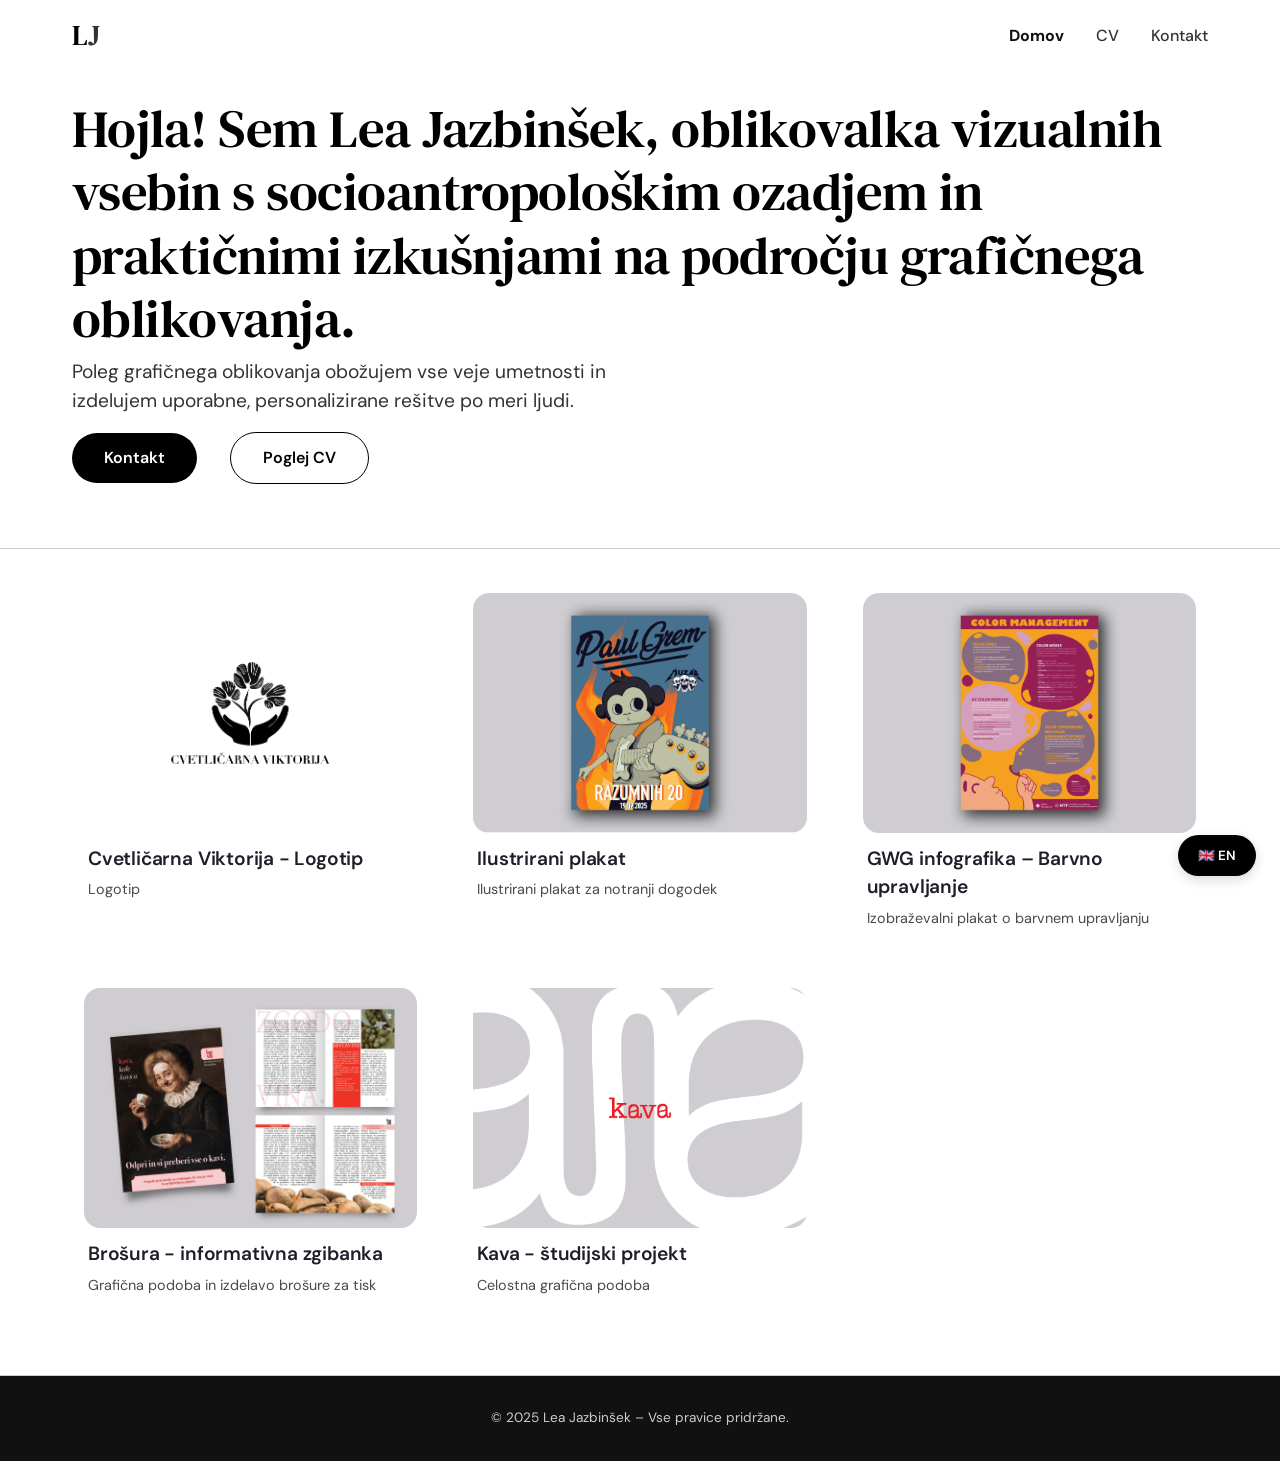
<file: index.html>
<!DOCTYPE html>
<html lang="sl">
<head>
    <meta charset="UTF-8">
    <meta name="viewport" content="width=device-width, initial-scale=1.0">
    <title>Lea Jazbinšek - Domov</title>
    <link rel="stylesheet" href="styles.css">
    <link href="https://fonts.googleapis.com/css2?family=DM+Sans:wght@400;500;600;700&family=DM+Serif+Text&display=swap" rel="stylesheet">
    <link rel="stylesheet" href="https://cdnjs.cloudflare.com/ajax/libs/font-awesome/6.0.0-beta3/css/all.min.css">
</head>
<body>
    <header>
        <div class="nav-container">
        <div class="logo">L<span>J</span></div>
        <button class="sesame" id="sesameBtn" aria-label="menu">
            <img src="menu.svg" alt="Menu" class="menu-icon">
        </button>
            <ul class="sidenav" id="navMenu">
                <li><a href="index.html" data-nav="home">Domov</a></li>
                <li><a href="cv.html" data-nav="cv">CV</a></li>
                <li><a href="contact.html" data-nav="contact">Kontakt</a></li>
            </ul>
        </div>
    </header>

    <main>
        <section class="hero">
            <div class="container hero-content">
                <div class="hero-text">
                <h2 id="heroMain">Hojla! Sem Lea Jazbinšek, oblikovalka vizualnih vsebin s socioantropološkim ozadjem in praktičnimi izkušnjami na področju grafičnega oblikovanja.</h2>
                <p id="heroSub">Poleg grafičnega oblikovanja obožujem vse veje umetnosti in izdelujem uporabne, personalizirane rešitve po meri ljudi.</p>
                <div class="hero-buttons">
                    <a href="contact.html" class="btn" id="heroBtn">Kontakt</a>
                    <a href="cv.html" class="btn btn-outline" id="heroCvBtn">CV</a>
                </div>
                </div>
            </div>
        </section>

        <!-- All projects! -->
        <section class="projects-all">
            <div class="container">
                <div id="allProjectsGrid" class="card-grid"></div>
            </div>
        </section>
    </main>

    <button id="floatingLangBtn" class="floating-lang">🇸🇮 SL</button>

    <footer>
        <p id="footerText">© 2026 Lea Jazbinšek<br>Vse pravice so pridržane</p>
    </footer>

    <script src="projects.js"></script>
    <script src="script.js"></script>
</body>
</html>
</file>
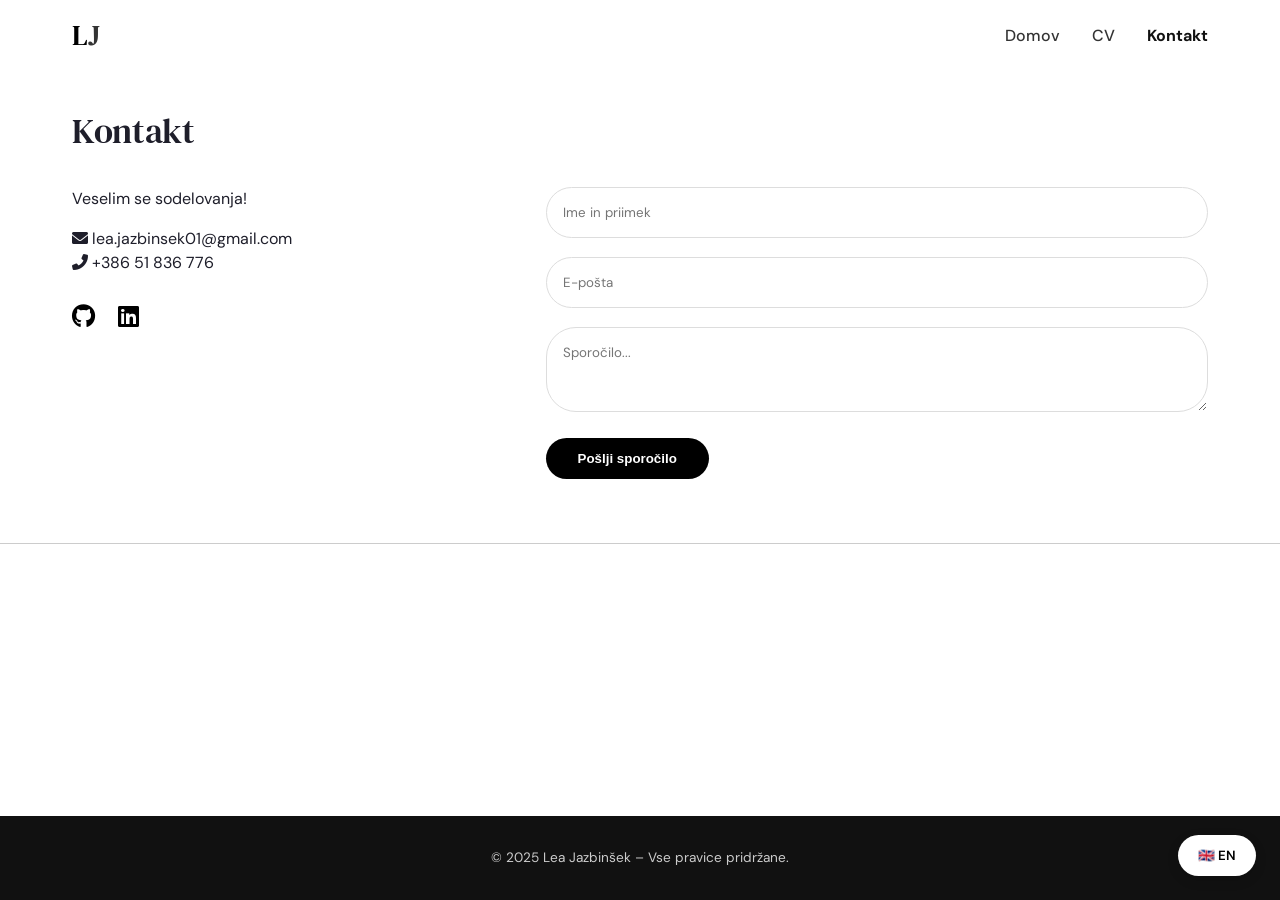
<file: contact.html>
<!DOCTYPE html>
<html lang="sl">

<head>
  <meta charset="UTF-8">
  <meta name="viewport" content="width=device-width, initial-scale=1.0">
  <title>Lea Jazbinšek - Kontakt</title>
  <link rel="stylesheet" href="styles.css">
  <link href="https://fonts.googleapis.com/css2?family=DM+Sans:wght@400;500;600;700&family=DM+Serif+Text&display=swap" rel="stylesheet">
  <link rel="stylesheet" href="https://cdnjs.cloudflare.com/ajax/libs/font-awesome/6.0.0-beta3/css/all.min.css">
</head>

<body>
  <header>
    <div class="nav-container">
      <div class="logo">L<span>J</span></div>
      <button class="sesame" id="sesameBtn" aria-label="menu">
        <img src="menu.svg" alt="Menu" class="menu-icon">
      </button>
        <ul class="sidenav" id="navMenu">
          <li><a href="index.html" data-nav="home">Domov</a></li>
          <li><a href="cv.html" data-nav="cv">CV</a></li>
          <li><a href="contact.html" data-nav="contact">Kontakt</a></li>
      </ul>
    </div>
  </header>

  <main>
    <section id="contact">    
        <div class="container">
            <h2 id="contactTitle">Kontakt</h2>
            <div class="contact-wrapper">
                <div class="contact-info">
                    <p id="contactText" style="margin-bottom: 1rem;">Za sodelovanje me kontaktiraj 💻 </p>
                    <div><i class="fas fa-envelope"></i> <span id="contactEmail">lea.jazbinsek01@gmail.com</span></div>
                    <div><i class="fas fa-phone-alt"></i> <span id="contactPhone">+386 51 836 776</span></div>
                    <div class="social-icons">
                        <a href="https://github.com/LeaJazbinsek" target="_blank" rel="noopener noreferrer"><i class="fab fa-github"></i></a>
                        <a href="https://www.linkedin.com/in/lea-j-85064b138/?trk=opento_sprofile_topcard" target="_blank" rel="noopener noreferrer"><i class="fab fa-linkedin"></i></a>
                    </div>
                </div>
                <div class="contact-form">
                    <form id="contactForm" method="POST">
                      <input type="hidden" name="access_key" value="e310f654-938d-49e5-b8d4-2b4b5e9e6980">
                      
                      <div class="form-group">
                        <input type="text" id="nameInput" name="name" placeholder="Ime in priimek" required>
                      </div>
                      <div class="form-group">
                        <input type="email" id="emailInput" name="email" placeholder="E-pošta" required>
                      </div>
                      <div class="form-group">
                        <textarea id="msgInput" name="message" rows="3" placeholder="Sporočilo..."></textarea>
                      </div>
                      
                      <button type="submit" id="submitBtn">Pošlji sporočilo</button>
                    </form>
                </div>
            </div>
        </div>       
        </section>
  </main>

  <button id="floatingLangBtn" class="floating-lang">🇸🇮 SL</button>

  <footer>
    <p id="footerText">© 2026 Lea Jazbinšek<br>Vse pravice so pridržane</p>
  </footer>

  <script src="script.js"></script>
</body>

</html>
</file>
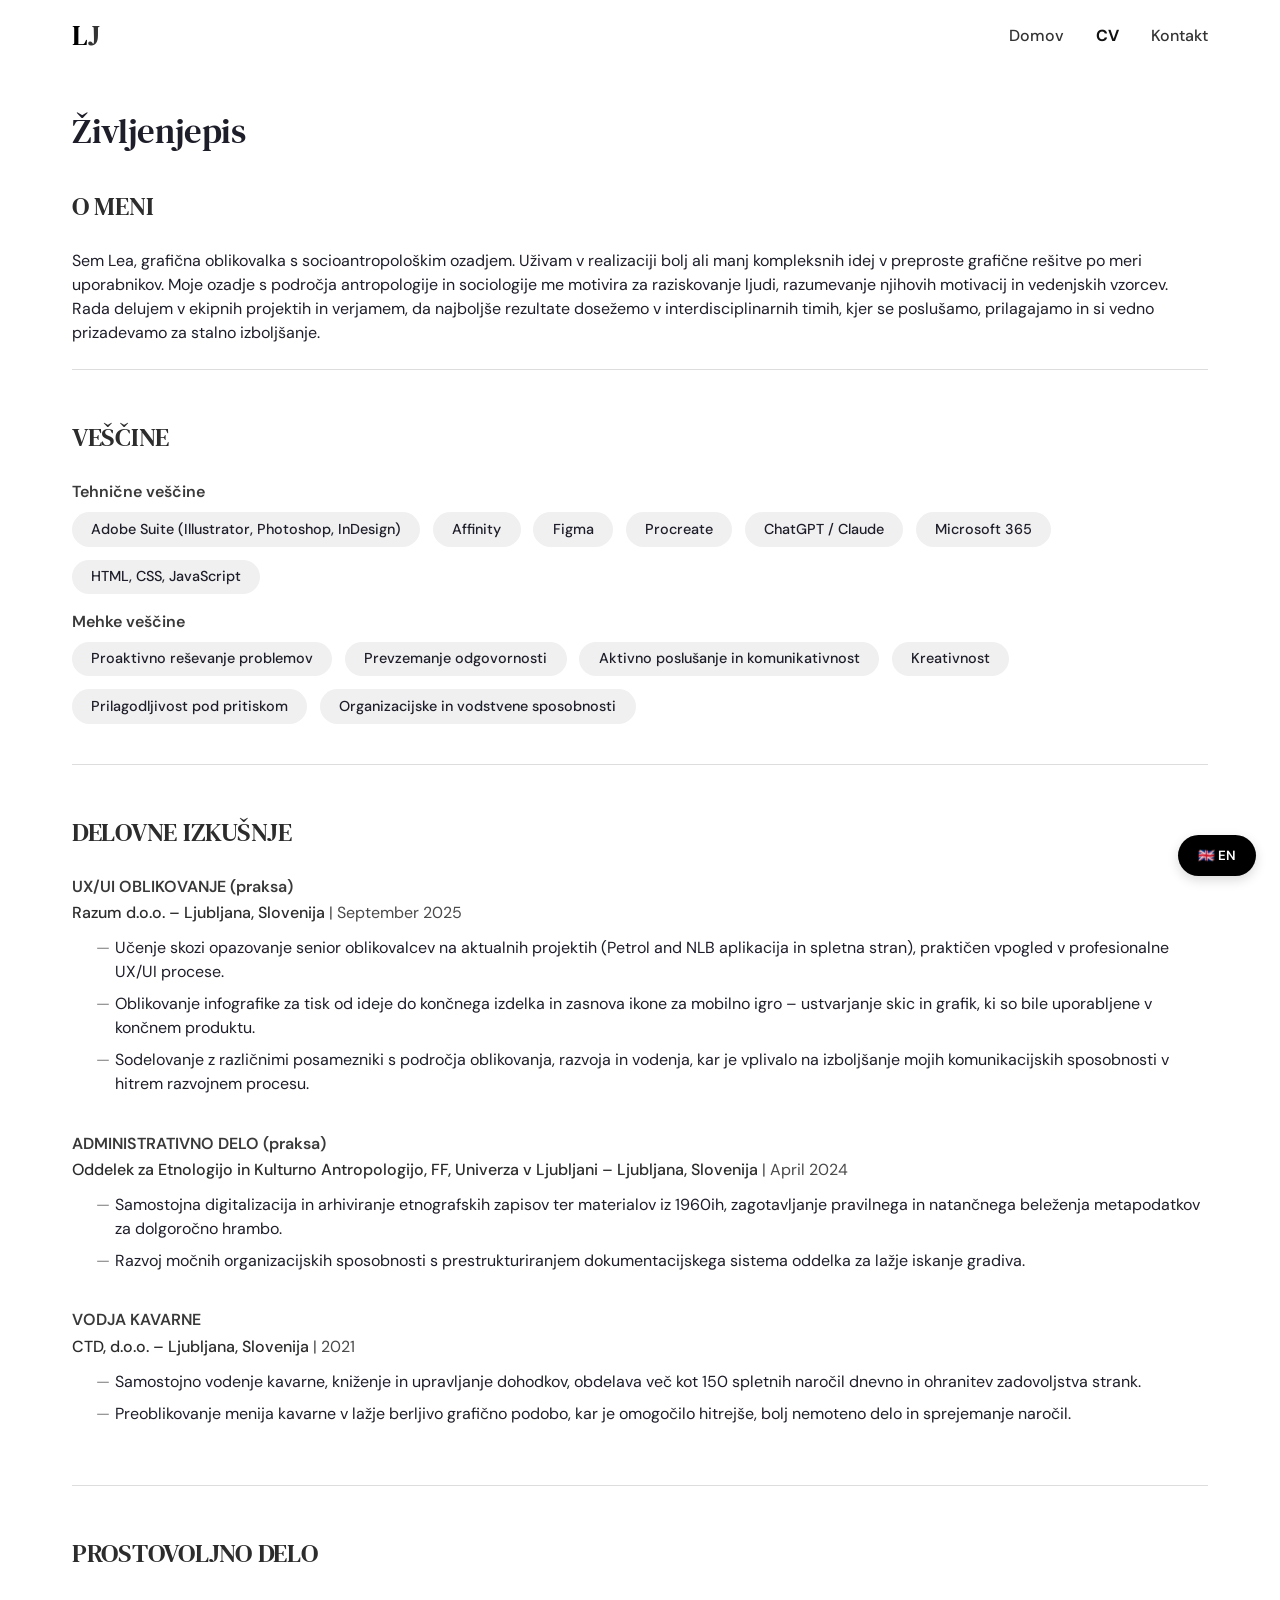
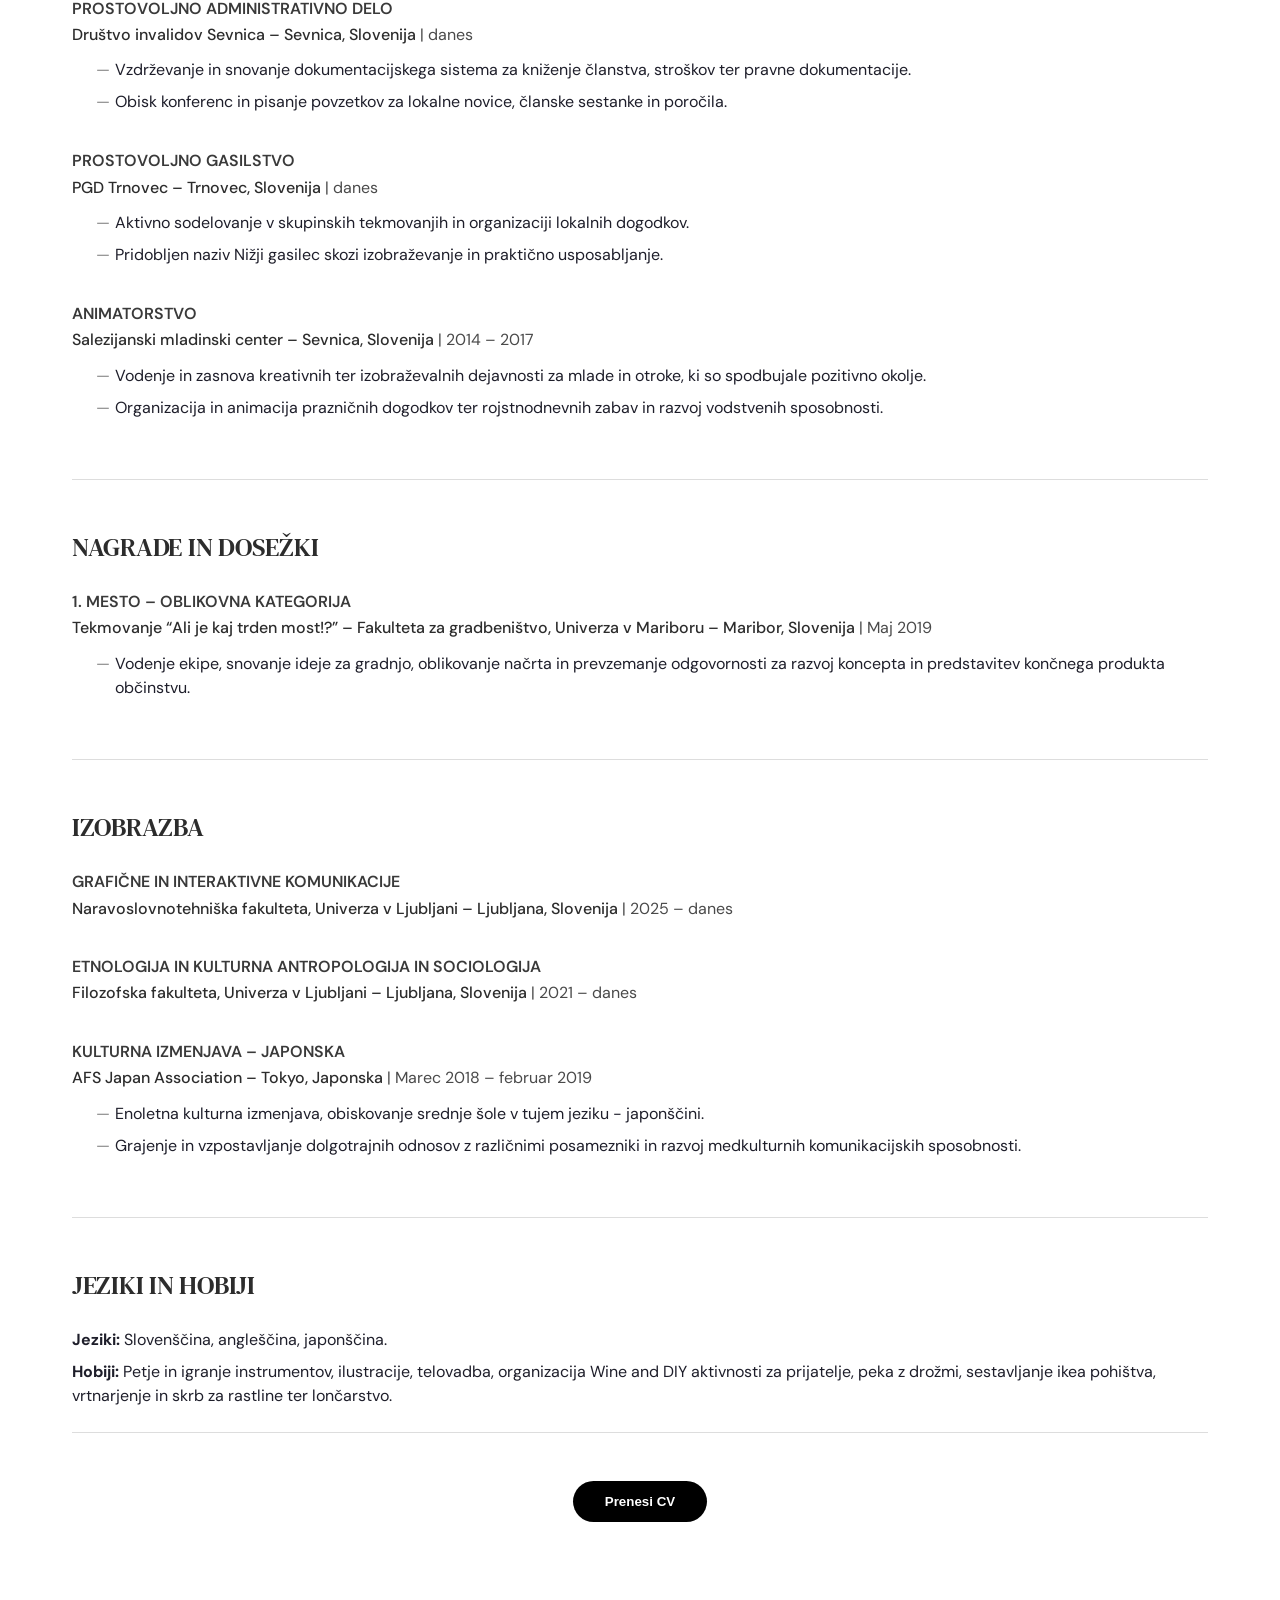
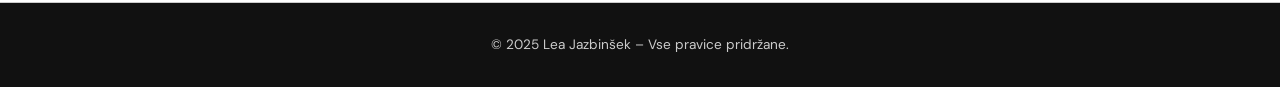
<file: cv.html>
<!DOCTYPE html>
<html lang="sl">

<head>
  <meta charset="UTF-8">
  <meta name="viewport" content="width=device-width, initial-scale=1.0">
  <title>Lea Jazbinšek - Življenjepis</title>
  <link rel="stylesheet" href="styles.css">
  <link href="https://fonts.googleapis.com/css2?family=DM+Sans:wght@400;500;600;700&family=DM+Serif+Text&display=swap" rel="stylesheet">
  <link rel="stylesheet" href="https://cdnjs.cloudflare.com/ajax/libs/font-awesome/6.0.0-beta3/css/all.min.css">
</head>

<body>
  <header>
    <div class="nav-container">
      <div class="logo">L<span>J</span></div>
      <button class="sesame" id="sesameBtn" aria-label="menu">
        <img src="menu.svg" alt="Menu" class="menu-icon">
      </button>
      <ul class="sidenav" id="navMenu">
        <li><a href="index.html" data-nav="home">Domov</a></li>
        <li><a href="cv.html" data-nav="cv">CV</a></li>
        <li><a href="contact.html" data-nav="contact">Kontakt</a></li>
      </ul>
    </div>
  </header>

  <main>
    <section id="CV">
      <div class="container">
        <h2 id="cvTitle">Življenjepis</h2>
        <div id="cvFullContent" class="cv-full-content">
          <div id="cv-sl" class="lang-content" data-lang="sl">
            <div class="cv-section">
              <h3>O MENI</h3>
              <p>Sem Lea, grafična oblikovalka s socioantropološkim ozadjem. Uživam v realizaciji bolj ali manj kompleksnih idej v preproste grafične rešitve po meri uporabnikov. Moje ozadje s področja antropologije in sociologije me motivira za raziskovanje ljudi, razumevanje njihovih motivacij in vedenjskih vzorcev. Rada delujem v ekipnih projektih in verjamem, da najboljše rezultate dosežemo v interdisciplinarnih timih, kjer se poslušamo, prilagajamo in si vedno prizadevamo za stalno izboljšanje.</p>
            </div>

            <div class="cv-section">
              <h3>VEŠČINE</h3>
              <h4>Tehnične veščine</h4>
              <div class="skills-list">
                <span class="skill-tag">Adobe Suite (Illustrator, Photoshop, InDesign)</span>
                <span class="skill-tag">Affinity</span>
                <span class="skill-tag">Figma</span>
                <span class="skill-tag">Procreate</span>
                <span class="skill-tag">ChatGPT / Claude</span>
                <span class="skill-tag">Microsoft 365</span>
                <span class="skill-tag">HTML, CSS, JavaScript</span>
              </div>
              <h4>Mehke veščine</h4>
              <div class="skills-list">
                <span class="skill-tag">Proaktivno reševanje problemov</span>
                <span class="skill-tag">Prevzemanje odgovornosti</span>
                <span class="skill-tag">Aktivno poslušanje in komunikativnost</span>
                <span class="skill-tag">Kreativnost</span>
                <span class="skill-tag">Prilagodljivost pod pritiskom</span>
                <span class="skill-tag">Organizacijske in vodstvene sposobnosti</span>
              </div>
            </div>

            <div class="cv-section">
              <h3>DELOVNE IZKUŠNJE</h3>
              <div class="cv-entry">
                <h4>UX/UI OBLIKOVANJE (praksa)</h4>
                <p class="cv-meta">
                  <span class="institution">Razum d.o.o. – Ljubljana, Slovenija</span>
                  <span class="location-date"> | September 2025</span>
                </p>
                <ul>
                  <li>Učenje skozi opazovanje senior oblikovalcev na aktualnih projektih (Petrol and NLB aplikacija in spletna stran), praktičen vpogled v profesionalne UX/UI procese.</li>
                  <li>Oblikovanje infografike za tisk od ideje do končnega izdelka in zasnova ikone za mobilno igro – ustvarjanje skic in grafik, ki so bile uporabljene v končnem produktu.</li>
                  <li>Sodelovanje z različnimi posamezniki s področja oblikovanja, razvoja in vodenja, kar je vplivalo na izboljšanje mojih komunikacijskih sposobnosti v hitrem razvojnem procesu.</li>
                </ul>
              </div>

              <div class="cv-entry">
                <h4>ADMINISTRATIVNO DELO (praksa)</h4>
                <p class="cv-meta">
                  <span class="institution">Oddelek za Etnologijo in Kulturno Antropologijo, FF, Univerza v Ljubljani – Ljubljana, Slovenija</span>
                  <span class="location-date"> | April 2024</span>
                </p>
                <ul>
                  <li>Samostojna digitalizacija in arhiviranje etnografskih zapisov ter materialov iz 1960ih, zagotavljanje pravilnega in natančnega beleženja metapodatkov za dolgoročno hrambo.</li>
                  <li>Razvoj močnih organizacijskih sposobnosti s prestrukturiranjem dokumentacijskega sistema oddelka za lažje iskanje gradiva.</li>
                </ul>
              </div>

              <div class="cv-entry">
                <h4>VODJA KAVARNE</h4>
                <p class="cv-meta">
                  <span class="institution">CTD, d.o.o. – Ljubljana, Slovenija</span>
                  <span class="location-date"> | 2021</span>
                </p>
                <ul>
                  <li>Samostojno vodenje kavarne, kniženje in upravljanje dohodkov, obdelava več kot 150 spletnih naročil dnevno in ohranitev zadovoljstva strank.</li>
                  <li>Preoblikovanje menija kavarne v lažje berljivo grafično podobo, kar je omogočilo hitrejše, bolj nemoteno delo in sprejemanje naročil.</li>
                </ul>
              </div>
            </div>

            <div class="cv-section">
              <h3>PROSTOVOLJNO DELO</h3>
              <div class="cv-entry">
                <h4>PROSTOVOLJNO ADMINISTRATIVNO DELO</h4>
                <p class="cv-meta">
                  <span class="institution">Društvo invalidov Sevnica – Sevnica, Slovenija</span>
                  <span class="location-date"> | danes</span>
                </p>
                <ul>
                  <li>Vzdrževanje in snovanje dokumentacijskega sistema za kniženje članstva, stroškov ter pravne dokumentacije.</li>
                  <li>Obisk konferenc in pisanje povzetkov za lokalne novice, članske sestanke in poročila.</li>
                </ul>
              </div>

              <div class="cv-entry">
                <h4>PROSTOVOLJNO GASILSTVO</h4>
                <p class="cv-meta">
                  <span class="institution">PGD Trnovec – Trnovec, Slovenija</span>
                  <span class="location-date"> | danes</span>
                </p>
                <ul>
                  <li>Aktivno sodelovanje v skupinskih tekmovanjih in organizaciji lokalnih dogodkov.</li>
                  <li>Pridobljen naziv Nižji gasilec skozi izobraževanje in praktično usposabljanje.</li>
                </ul>
              </div>
              <div class="cv-entry">
                <h4>ANIMATORSTVO</h4>
                <p class="cv-meta">
                  <span class="institution">Salezijanski mladinski center – Sevnica, Slovenija</span>
                  <span class="location-date"> | 2014 – 2017</span>
                </p>
                <ul>
                  <li>Vodenje in zasnova kreativnih ter izobraževalnih dejavnosti za mlade in otroke, ki so spodbujale pozitivno okolje.</li>
                  <li>Organizacija in animacija prazničnih dogodkov ter rojstnodnevnih zabav in razvoj vodstvenih sposobnosti.</li>
                </ul>
              </div>
            </div>

            <div class="cv-section">
              <h3>NAGRADE IN DOSEŽKI</h3>
              <div class="cv-entry">
                <h4>1. MESTO – OBLIKOVNA KATEGORIJA</h4>
                <p class="cv-meta">
                  <span class="institution">Tekmovanje “Ali je kaj trden most!?” – Fakulteta za gradbeništvo, Univerza v Mariboru – Maribor, Slovenija</span>
                  <span class="location-date"> | Maj 2019</span>
                </p>
                <ul>
                  <li>Vodenje ekipe, snovanje ideje za gradnjo, oblikovanje načrta in prevzemanje odgovornosti za razvoj koncepta in predstavitev končnega produkta občinstvu.</li>
                </ul>
              </div>
            </div>

            <div class="cv-section">
              <h3>IZOBRAZBA</h3>
              <div class="cv-entry">
                <h4>GRAFIČNE IN INTERAKTIVNE KOMUNIKACIJE</h4>
                <p class="cv-meta">
                  <span class="institution">Naravoslovnotehniška fakulteta, Univerza v Ljubljani – Ljubljana, Slovenija</span>
                  <span class="location-date"> | 2025 – danes</span>
                </p>
              </div>
              <div class="cv-entry">
                <h4>ETNOLOGIJA IN KULTURNA ANTROPOLOGIJA IN SOCIOLOGIJA</h4>
                <p class="cv-meta">
                  <span class="institution">Filozofska fakulteta, Univerza v Ljubljani – Ljubljana, Slovenija</span>
                  <span class="location-date"> | 2021 – danes</span>
                </p>
              </div>
              <div class="cv-entry">
                <h4>KULTURNA IZMENJAVA – JAPONSKA</h4>
                <p class="cv-meta">
                  <span class="institution">AFS Japan Association – Tokyo, Japonska</span>
                  <span class="location-date"> | Marec 2018 – februar 2019</span>
                </p>
                <ul>
                  <li>Enoletna kulturna izmenjava, obiskovanje srednje šole v tujem jeziku - japonščini.</li>
                  <li>Grajenje in vzpostavljanje dolgotrajnih odnosov z različnimi posamezniki in razvoj medkulturnih komunikacijskih sposobnosti.</li>
                </ul>
              </div>
            </div>

            <div class="cv-section">
              <h3>JEZIKI IN HOBIJI</h3>
              <p><strong>Jeziki:</strong> Slovenščina, angleščina, japonščina.</p>
              <p style="margin-top: 0.5rem;"><strong>Hobiji:</strong> Petje in igranje instrumentov, ilustracije, telovadba, organizacija Wine and DIY aktivnosti za prijatelje, peka z drožmi, sestavljanje ikea pohištva, vrtnarjenje in skrb za rastline ter lončarstvo.</p>
            </div>
          </div>

          <!-- English version -->
          <div id="cv-en" class="lang-content" data-lang="en" style="display: none;">
            <div class="cv-section">
              <h3>ABOUT ME</h3>
              <p>Hi! I'm Lea, a graphic designer with a socio‑anthropological background who enjoys converting more or less complex ideas into clean, people‑centered designs. My background in anthropology and sociology inspires my curiosity about people and motivates me to research and understand their motivations and behavioral patterns. I thrive in collaborative environments and believe the best results come when we actively listen, adapt, and always strive to improve.</p>
            </div>

            <div class="cv-section">
              <h3>SKILLS</h3>
              <h4>Tech skills</h4>
              <div class="skills-list">
                <span class="skill-tag">Adobe Suite (Illustrator, Photoshop, InDesign)</span>
                <span class="skill-tag">Affinity</span>
                <span class="skill-tag">Figma</span>
                <span class="skill-tag">Procreate</span>
                <span class="skill-tag">ChatGPT / Claude</span>
                <span class="skill-tag">Microsoft 365</span>
                <span class="skill-tag">HTML, CSS, JavaScript</span>
              </div>
              <h4>Soft skills</h4>
              <div class="skills-list">
                <span class="skill-tag">Proactive problem‑solving</span>
                <span class="skill-tag">Ownership and accountability</span>
                <span class="skill-tag">Active listener and clear communicator</span>
                <span class="skill-tag">Creative</span>
                <span class="skill-tag">Adaptable under pressure</span>
                <span class="skill-tag">Organisational and leadership skills</span>
              </div>
            </div>

            <div class="cv-section">
              <h3>WORK EXPERIENCE</h3>
              <div class="cv-entry">
                <h4>UX/UI DESIGN INTERN</h4>
                <p class="cv-meta">
                  <span class="institution">Razum d.o.o. – Ljubljana, Slovenia</span>
                  <span class="location-date"> | September 2025</span>
                </p>
                <ul>
                  <li>Shadowed senior designers on high‑profile projects (Petrol and NLB apps/websites), gaining hands‑on insight into professional UX/UI workflows.</li>
                  <li>Designed a poster from concept to print and created icon sketches for a mobile game – delivering assets that were used in final development.</li>
                  <li>Collaborated across design, development, and management teams, sharpening my ability to communicate ideas effectively in a fast‑paced studio environment.</li>
                </ul>
              </div>
              <div class="cv-entry">
                <h4>ADMINISTRATIVE OFFICE WORKER (Internship)</h4>
                <p class="cv-meta">
                  <span class="institution">Department of Ethnology and Cultural Anthropology, University of Ljubljana – Ljubljana, Slovenia</span>
                  <span class="location-date"> | April 2024</span>
                </p>
                <ul>
                  <li>Independently digitised and archived ethnographic materials from the 1960s, ensuring accurate metadata and long‑term preservation.</li>
                  <li>Developed strong organisational skills by restructuring the department's documentation system for easier retrieval.</li>
                </ul>
              </div>
              <div class="cv-entry">
                <h4>CAFE MANAGER</h4>
                <p class="cv-meta">
                  <span class="institution">CTD, d.o.o. – Ljubljana, Slovenia</span>
                  <span class="location-date"> | 2021</span>
                </p>
                <ul>
                  <li>Ran all daily operations single‑handedly, managing revenue, serving 150+ online orders per day, and keeping customer satisfaction high.</li>
                  <li>Redesigned the cafe's menu, combining creative layout with clear branding – a project that showcased my ability to merge design with business needs.</li>
                </ul>
              </div>
            </div>

            <div class="cv-section">
              <h3>VOLUNTEERING</h3>
              <div class="cv-entry">
                <h4>ACCOUNTING & ADMINISTRATIVE VOLUNTEER</h4>
                <p class="cv-meta">
                  <span class="institution">Društvo invalidov Sevnica – Sevnica, Slovenia</span>
                  <span class="location-date"> | Present</span>
                </p>
                <ul>
                  <li>Handle accounting, logistics, and legal documentation for the association.</li>
                  <li>Attend conferences and write summaries for local news, bridging community communication.</li>
                </ul>
              </div>
              <div class="cv-entry">
                <h4>VOLUNTARY FIREFIGHTER</h4>
                <p class="cv-meta">
                  <span class="institution">PGD Trnovec – Trnovec, Slovenia</span>
                  <span class="location-date"> | Present</span>
                </p>
                <ul>
                  <li>Active member in group competitions and local event organisation.</li>
                  <li>Achieved the rank of Junior Firefighter through dedication and teamwork.</li>
                </ul>
              </div>
              <div class="cv-entry">
                <h4>ANIMATOR</h4>
                <p class="cv-meta">
                  <span class="institution">Salesian Youth Center – Sevnica, Slovenia</span>
                  <span class="location-date"> | 2014 – 2017</span>
                </p>
                <ul>
                  <li>Led creative and educational activities for children, designing engaging programs that fostered a positive environment.</li>
                  <li>Organised holiday events and birthday parties, developing strong event‑management and leadership skills.</li>
                </ul>
              </div>
            </div>

            <div class="cv-section">
              <h3>HONOURS AND AWARDS</h3>
              <div class="cv-entry">
                <h4>1ST PLACE – DESIGN CATEGORY</h4>
                <p class="cv-meta">
                  <span class="institution">"How strong is the bridge!?" Competition – Faculty of Civil Engineering, University of Maribor – Maribor, Slovenia</span>
                  <span class="location-date"> | May 2019</span>
                </p>
                <ul>
                  <li>Led a team to win first place in a bridge design competition, taking charge of concept development and visual presentation.</li>
                </ul>
              </div>
            </div>

            <div class="cv-section">
              <h3>EDUCATION</h3>
              <div class="cv-entry">
                <h4>INFORMATION AND GRAPHIC ARTS TECHNOLOGY</h4>
                <p class="cv-meta">
                  <span class="institution">Faculty of Natural Sciences and Engineering – Ljubljana, Slovenia</span>
                  <span class="location-date"> | 2025 – present</span>
                </p>
              </div>
              <div class="cv-entry">
                <h4>ETHNOLOGY AND CULTURAL ANTHROPOLOGY AND SOCIOLOGY</h4>
                <p class="cv-meta">
                  <span class="institution">Faculty of Arts, University of Ljubljana – Ljubljana, Slovenia</span>
                  <span class="location-date"> | 2021 – present</span>
                </p>
              </div>
              <div class="cv-entry">
                <h4>CULTURAL EXCHANGE – JAPAN</h4>
                <p class="cv-meta">
                  <span class="institution">AFS Japan Association – Tokyo, Japan</span>
                  <span class="location-date"> | March 2018 – February 2019</span>
                </p>
                <ul>
                  <li>One‑year exchange program, attending high school with all obligations conducted in Japanese.</li>
                  <li>Built lasting connections with diverse individuals and developed strong cross‑cultural communication skills.</li>
                </ul>
              </div>
            </div>

            <div class="cv-section">
              <h3>LANGUAGES AND HOBBIES</h3>
              <p><strong>Languages:</strong> Slovenian, English, Japanese.</p>
              <p style="margin-top: 0.5rem;"><strong>Hobbies:</strong> Singing and playing instruments, illustration, fitness, organising wine and craft events for friends, sourdough baking, assembling IKEA furniture, gardening and caring for houseplants, pottery.</p>
            </div>
          </div>
        </div>

        <!-- Download CV Button -->
        <div style="text-align: center; margin: 3rem 0 1rem;">
          <button id="downloadCvBtn" class="btn">Prenesi CV</button>
        </div>
      </div>
    </section>
  </main>

  <button id="floatingLangBtn" class="floating-lang">🇸🇮 SL</button>

  <footer>
    <p id="footerText">© 2026 Lea Jazbinšek<br>Vse pravice so pridržane</p>
  </footer>

  <script src="script.js"></script>
</body>

</html>
</file>
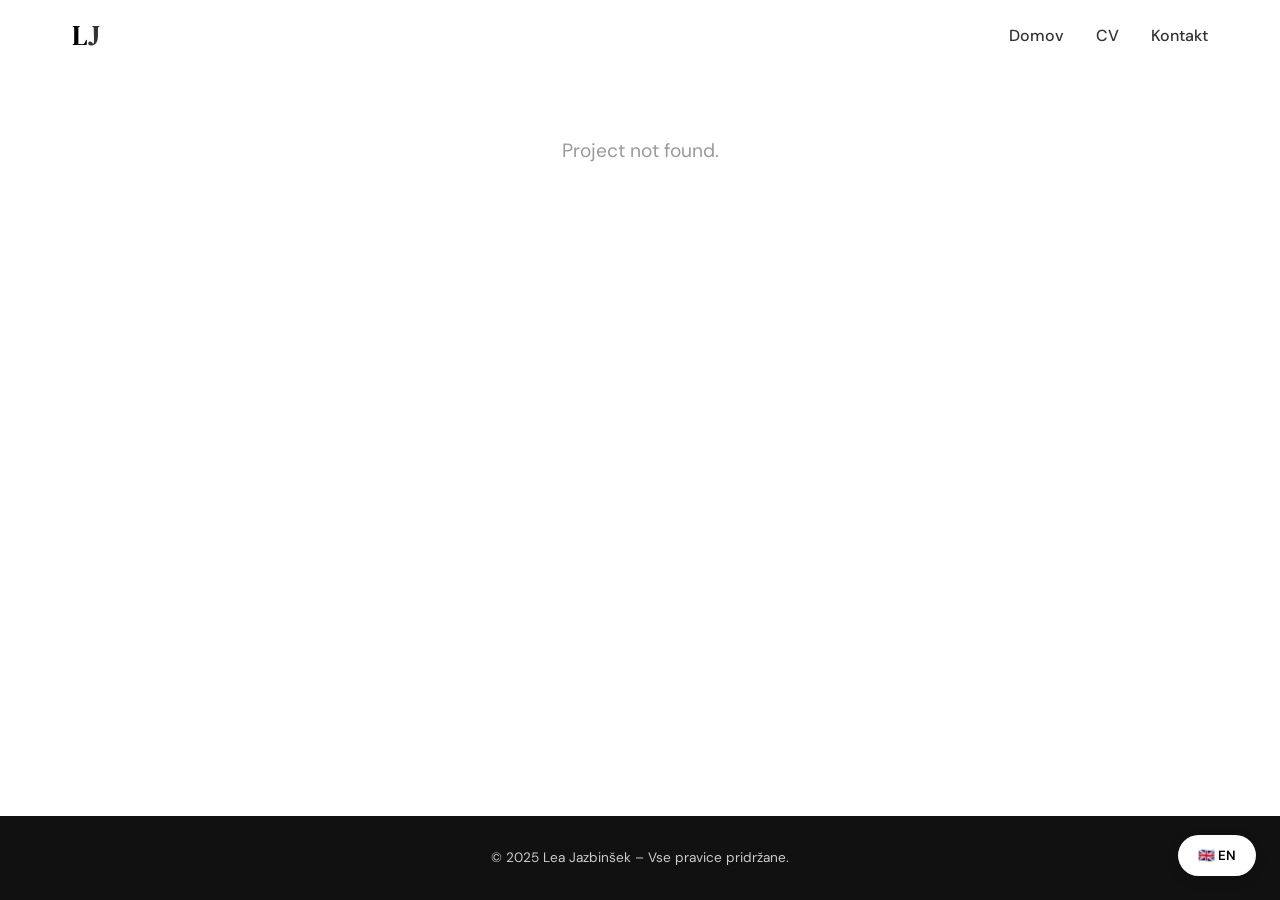
<file: project.html>
<!DOCTYPE html>
<html lang="sl">
<head>
  <meta charset="UTF-8">
  <meta name="viewport" content="width=device-width, initial-scale=1.0">
  <title>Project | Lea Jazbinšek</title>
  <link rel="stylesheet" href="styles.css">
  <link href="https://fonts.googleapis.com/css2?family=DM+Sans:wght@400;500;600;700&family=DM+Serif+Text&display=swap" rel="stylesheet">
  <link rel="stylesheet" href="https://cdnjs.cloudflare.com/ajax/libs/font-awesome/6.0.0-beta3/css/all.min.css">
</head>
<body>
  <header>
    <div class="nav-container">
      <div class="logo">L<span>J</span></div>
      <button class="sesame" id="sesameBtn" aria-label="menu">
        <img src="menu.svg" alt="Menu" class="menu-icon">
      </button>
      <ul class="sidenav" id="navMenu">
        <li><a href="index.html" data-nav="home">Domov</a></li>
        <li><a href="cv.html" data-nav="cv">CV</a></li>
        <li><a href="contact.html" data-nav="contact">Kontakt</a></li>
      </ul>
    </div>
  </header>

  <main>
    <div id="project-detail" class="container project-detail-container">
    </div>
  </main>

  <button id="floatingLangBtn" class="floating-lang">🇸🇮 SL</button>

  <footer>
    <p id="footerText">© 2026 Lea Jazbinšek<br>Vse pravice so pridržane</p>
  </footer>

  <script src="projects.js"></script>
  <script src="script.js"></script>

  <script>
  function renderProject() {
    const params = new URLSearchParams(window.location.search);
    const slug = params.get('slug');

    let project = null;
    let projectCategory = null;
    if (typeof projects !== 'undefined') {
      for (const [category, projectList] of Object.entries(projects)) {
        const found = projectList.find(p => p.slug === slug);
        if (found) {
          project = found;
          projectCategory = category;
          break;
        }
      }
    }

    const container = document.getElementById('project-detail');
    if (!project) {
      container.innerHTML = '<p class="error">Project not found.</p>';
      return;
    }

    const currentLang = localStorage.getItem('lang') || 'sl';

    // Title
    const title = project.title[currentLang];

    // Project type
    let type = project.details.type;
    if (type && typeof type === 'object') type = type[currentLang];
    if (!type) type = projectCategory || 'Project';

    const images = project.details.images || [];
    const sections = project.details.sections || [];

    let html = `
      <div class="project-header">
        <h1>${title}</h1>
        <div class="project-meta">${type}</div>
      </div>
    `;

    // Gallery
    
    if (images.length) {
      // Custom layout for coffee project
      if (slug === "coffee-brand-identity") {
        if (images.length === 3) {
          // original three‑image layout
          html += `<div class="project-gallery coffee-gallery">`;
          html += `<div class="gallery-stack">`;
          html += `<img src="${images[0]}" alt="${title}" loading="lazy">`;
          html += `<img src="${images[1]}" alt="${title}" loading="lazy">`;
          html += `</div>`;
          html += `<div class="gallery-single">`;
          html += `<img src="${images[2]}" alt="${title}" loading="lazy">`;
          html += `</div>`;
          html += `</div>`;
        } else if (images.length === 2) {
          // two‑image layout: side by side
          html += `<div class="project-gallery coffee-gallery-two">`;
          html += `<img src="${images[0]}" alt="${title}" loading="lazy">`;
          html += `<img src="${images[1]}" alt="${title}" loading="lazy">`;
          html += `</div>`;
        } else {
          // fallback to default gallery
          html += `<div class="project-gallery">`;
          images.forEach(img => {
            html += `<img src="${img}" alt="${title}" loading="lazy">`;
          });
          html += `</div>`;
        }
      }
        
      // Custom layout for brochure project (first full width, then two side by side)
      else if (slug === "coffee-themed-brochure" && images.length === 3) {
        html += `<div class="project-gallery brochure-gallery">`;
        html += `<div class="gallery-full">`;
        html += `<img src="${images[0]}" alt="${title}" loading="lazy">`;
        html += `</div>`;
        html += `<div class="gallery-duo">`;
        html += `<img src="${images[1]}" alt="${title}" loading="lazy">`;
        html += `<img src="${images[2]}" alt="${title}" loading="lazy">`;
        html += `</div>`;
        html += `</div>`;
      }
      else {
        // Default gallery (responsive grid)
        html += `<div class="project-gallery">`;
        images.forEach(img => {
          html += `<img src="${img}" alt="${title}" loading="lazy">`;
        });
        html += `</div>`;
      }
    }

    // Render sections
    sections.forEach(section => {
      if (section.type === 'image') {
        const altText = section.alt?.[currentLang] || section.alt || 'Project image';
        html += `
          <div class="project-section-image">
            <img src="${section.src}" alt="${altText}" loading="lazy">
          </div>
        `;
        return;
      }

      let heading = section.heading;
      if (heading && typeof heading === 'object') heading = heading[currentLang];
      if (heading && typeof heading !== 'string') heading = '';

      const content = section.content;

      html += `<div class="project-section">`;
      if (heading) {
        html += `<h3 class="project-section-heading">${heading}</h3>`;
      }

      if (content.paragraphs) {
        content.paragraphs.forEach(para => {
          let text = para;
          if (para && typeof para === 'object') text = para[currentLang];
          if (text) html += `<p class="project-paragraph">${text}</p>`;
        });
      }

      if (content.list) {
        html += `<ul class="project-list">`;
        content.list.forEach(item => {
          let text = item;
          if (item && typeof item === 'object') text = item[currentLang];
          if (text) html += `<li>${text}</li>`;
        });
        html += `</ul>`;
      }

      html += `</div>`;
    });

    if (sections.length === 0 && project.details.fullDescription?.[currentLang]) {
      html += `
        <div class="project-section">
          <p class="project-paragraph">${project.details.fullDescription[currentLang]}</p>
        </div>
      `;
    }

    container.innerHTML = html;
  }

  document.addEventListener('DOMContentLoaded', () => {
    renderProject();
    window.addEventListener('languageChanged', renderProject);
  });
</script>
</body>
</html>
</file>
<file: styles.css>
/* colors:  black&white */

* {
    margin: 0;
    padding: 0;
    box-sizing: border-box;
}

body {
    font-family: "DM Sans", sans-serif;
    background-color: #ffffff;
    color: #1e1e2a;
    line-height: 1.5;
    scroll-behavior: smooth;
    min-height: 100vh;
    display: flex;
    flex-direction: column;
}

main {
    flex: 1; 
}

:root {
    --primary: #000000;
    --primary-dark: #111111;
    --accent: #ffffff;
    --accent-dark: #e0e0e0;
    --gray-light: #f8f8f8;
    --gray-mid: #dddddd;
    --text-soft: #333333;
    --white: #ffffff;
    --shadow-sm: 0 8px 20px rgba(0, 0, 0, 0.05), 0 2px 6px rgba(0, 0, 0, 0.08);
    --shadow-md: 0 20px 30px -12px rgba(0, 0, 0, 0.15);
    --border-radius: 28px;
    --border-radius-sm: 20px;
}

h1, h2, h3 {
    font-family: 'DM Serif Text', serif;
    font-weight: 400;
    letter-spacing: -0.01em;
}

h2 {
    font-size: 2.2rem;
    margin-bottom: 1.8rem;
    position: relative;
    display: inline-block;
}

h2:after {
    content: '';
    position: absolute;
    bottom: -10px;
    left: 0;
    width: 60px;
    height: 3px;
    background: var(--accent);
    border-radius: 4px;
}

.container {
    max-width: 1200px;
    margin: 0 auto;
    padding: 0 32px;
}

header {
    background: #ffffff;
    backdrop-filter: blur(12px);
    position: relative;
    top: 0;
    z-index: 1000;
    border-bottom: 1px solid rgba(0,0,0,0);
    padding: 0.9rem 0;
}

.nav-container {
    display: flex;
    align-items: center;
    justify-content: space-between;
    flex-wrap: wrap;
    max-width: 1200px;
    margin: 0 auto;
    padding: 0 32px;
}

.logo {
    font-family: 'DM Serif Text', serif;
    font-size: 1.8rem;
    font-weight: 500;
    color: var(--primary);
    letter-spacing: -0.5px;
}
.logo span {
    color: var(--text-soft);
}

.sidenav {
    display: flex;
    gap: 2rem;
    list-style: none;
    align-items: center;
}

.sidenav li a {
    text-decoration: none;
    font-weight: 500;
    color: var(--text-soft);
    transition: 0.2s;
    font-size: 1rem;
    padding: 0.5rem 0;
    border-bottom: 2px solid transparent;
}
.sidenav li a:hover, .sidenav li a.active-nav {
    color: var(--primary-dark);
    border-bottom-color: var(--accent);
}
.lang-link {
    background: var(--gray-light);
    padding: 0.3rem 0.9rem !important;
    border-radius: 40px;
    border-bottom: none !important;
    font-weight: 600;
}
.lang-link:hover {
    background: var(--accent);
    color: white !important;
}

.nav-select {
    background: var(--gray-light);
    border: 1px solid var(--gray-mid);
    padding: 0.5rem 1rem;
    border-radius: 40px;
    font-family: 'DM Sans', sans-serif;
    font-weight: 500;
    font-size: 0.85rem;
    color: var(--primary);
    cursor: pointer;
    outline: none;
    transition: 0.2s;
}
.nav-select:hover {
    background: var(--gray-mid);
}

.sesame {
    background: none;
    border: none;
    cursor: pointer;
    display: inline-flex;
    align-items: center;
    justify-content: center;
    padding: 0;
}
.menu-icon {
    width: 28px;
    height: 28px;
    display: block;
    filter: brightness(0) saturate(100%) invert(0%);
}

section {
    padding: 2rem 0 4rem;
    border-bottom: 1px solid #ccc;
}
.hero {
    padding-top: 1.5rem;
    padding-bottom: 4rem;
}
.hero-content {
    display: flex;
    flex-wrap: wrap;
    align-items: center;
    gap: 3rem;
    justify-content: space-between;
}
.hero-text {
    flex: 1.2;
}
.hero-text .badge {
    background: var(--gray-mid);
    display: inline-block;
    padding: 0.3rem 1rem;
    border-radius: 30px;
    font-size: 0.8rem;
    font-weight: 600;
    color: var(--text-soft);
    margin-bottom: 1.2rem;
}
.hero-text h1 {
    font-size: 3.3rem;
    line-height: 1.2;
    margin: 0.8rem 0 1rem;
    color: var(--primary);
}
.hero-text p {
    font-size: 1.2rem;
    color: var(--text-soft);
    max-width: 550px;
    margin-bottom: 2rem;
}
.hero-img {
    flex: 0.8;
    text-align: center;
}
.hero-img i {
    font-size: 12rem;
    color: var(--accent);
    opacity: 0.8;
    background: var(--gray-light);
    padding: 1rem;
    border-radius: 60% 40% 50% 50%;
}
.btn {
    background: var(--primary);
    border: none;
    color: white;
    padding: 0.8rem 2rem;
    border-radius: 40px;
    font-weight: 600;
    cursor: pointer;
    transition: 0.2s;
    display: inline-block;
    text-decoration: none;
}
.btn-outline {
    background: transparent;
    border: 1px solid var(--primary);
    color: var(--primary);
    margin-left: 1rem;
}
.btn-outline:hover {
    background: var(--primary);
    color: white;
}
.btn:hover {
    background: var(--accent-dark);
    transform: translateY(-3px);
}

.skills-grid {
    display: flex;
    flex-wrap: wrap;
    gap: 0.8rem;
    margin-top: 1rem;
}
.skill-tag {
    background: var(--gray-light);
    padding: 0.4rem 1.2rem;
    border-radius: 40px;
    font-weight: 500;
    font-size: 0.9rem;
}

.cv-grid {
    display: flex;
    flex-wrap: wrap;
    gap: 2rem;
    margin-top: 1rem;
}
.cv-card {
    background: var(--white);
    padding: 1.5rem;
    border-radius: var(--border-radius-sm);
    box-shadow: var(--shadow-sm);
    flex: 1;
    transition: 0.2s;
}
.cv-card h3 {
    font-size: 1.5rem;
    margin-bottom: 1.2rem;
    color: var(--primary);
}
.cv-item {
    margin-bottom: 1.5rem;
}
.cv-item h4 {
    font-weight: 700;
    font-size: 1.1rem;
}
.cv-date {
    font-size: 0.8rem;
    color: var(--accent-dark);
    margin: 0.3rem 0;
}

.contact-wrapper {
    display: flex;
    flex-wrap: wrap;
    gap: 2rem;
}
.contact-info {
    flex: 1;
}
.contact-form {
    flex: 1.5;
}
.form-group {
    margin-bottom: 1.2rem;
}
input, textarea {
    width: 100%;
    padding: 1rem;
    border: 1px solid var(--gray-mid);
    border-radius: 30px;
    font-family: 'DM Sans', sans-serif;
    background: var(--white);
    transition: 0.2s;
}
input:focus, textarea:focus {
    outline: none;
    border-color: var(--accent);
    box-shadow: 0 0 0 3px rgba(230,177,126,0.2);
}
button[type="submit"] {
    background: var(--primary);
    border: none;
    padding: 0.8rem 2rem;
    border-radius: 40px;
    color: white;
    font-weight: 600;
    cursor: pointer;
}
.social-icons {
    margin-top: 1.5rem;
}
.social-icons a {
    color: var(--primary);
    font-size: 1.5rem;
    margin-right: 1.2rem;
    transition: 0.2s;
}

footer {
    background: #111;
    color: #ccc;
    text-align: center;
    padding: 2rem;
    font-size: 0.85rem;
}

body.loaded .sesame,
body.loaded .nav-select {
    display: none;
}

/* ----- MOBILE MENU & RESPONSIVE ----- */
@media (max-width: 820px) {
    .nav-container {
        flex-wrap: wrap;
    }
    body.loaded .sesame,
    body.loaded .nav-select {
        display: block;
    }
    body.loaded .nav-select {
        display: inline-block;
    }
    .sesame {
        display: block;
    }
    .sidenav {
        position: absolute;
        top: 100%;
        left: 0;
        right: 0;
        background: white;
        flex-direction: column;
        align-items: stretch;
        gap: 0;
        padding: 0;
        margin: 0;
        border: none;
        border-radius: 0 0 20px 20px;
        overflow: hidden;
        box-shadow: 0 8px 20px rgba(0, 0, 0, 0.1);
        z-index: 999;
        transform: scaleY(0);
        transform-origin: top;
        opacity: 0;
        visibility: hidden;
        transition: transform 0.3s ease, opacity 0.2s ease, visibility 0s linear 0.3s;
    }
    .sidenav.show {
        transform: scaleY(1);
        opacity: 1;
        visibility: visible;
        transition: transform 0.3s ease, opacity 0.2s ease, visibility 0s linear 0s;
    }
    .sidenav li {
        width: 100%;
        margin: 0;
        padding: 0;
    }
    .sidenav li a {
        display: block;
        text-align: center;
        padding: 1rem 1.5rem;
        margin: 0;
        font-weight: 500;
        background: white;
        color: black;
        border: none;
        border-radius: 0;
        transition: transform 0.2s ease;
        will-change: transform;
    }
    .sidenav li a:hover {
        font-weight: 700;
        transform: scale(1.04);
        background: white;
        color: black;
    }
    .sidenav li a.active-nav {
        background: #f0f0f0;
        font-weight: 700;
        color: black;
    }
    .nav-select {
        display: none;
    }
    .hero-text h1 {
        font-size: 2.4rem;
    }
    .container, .nav-container {
        padding: 0 24px;
    }
}

@media (min-width: 821px) {
    .sidenav {
        transform: none !important;
        opacity: 1 !important;
        visibility: visible !important;
        position: static;
        background: transparent;
        flex-direction: row;
        gap: 2rem;
        border: none;
        box-shadow: none;
    }
    .sidenav li a {
        font-weight: 500;
    }
    .sidenav li a:hover,
    .sidenav li a.active-nav {
        background: transparent;
        color: var(--primary-dark);
        border-bottom-color: var(--accent);
        font-weight: 700;
    }
    .sesame {
        display: none;
    }
}

@media (max-width: 640px) {
    .hero-content {
        flex-direction: column-reverse;
        text-align: center;
    }
    .hero-text {
        text-align: center;
    }
    #heroMain {
        font-size: 1.8rem;
        line-height: 1.3;
        margin-bottom: 0.75rem;
    }
    #heroSub {
        font-size: 1rem;
        max-width: 100%;
        margin-bottom: 1.2rem;
    }
    .hero-buttons {
        display: flex;
        justify-content: center;
        gap: 1rem;
        flex-wrap: wrap;
    }
    .hero-buttons .btn,
    .hero-buttons .btn-outline {
        display: inline-block;
        margin: 0;
        width: auto;
        padding: 0.6rem 1.2rem;
        font-size: 0.9rem;
    }
    .hero-text .btn,
    .hero-text .btn-outline {
        display: inline-block;
        margin: 0;
    }
    h2:after {
        left: 50%;
        transform: translateX(-50%);
    }
    h2 {
        text-align: center;
        display: block;
    }
    .contact-wrapper {
        flex-direction: column;
    }
    .floating-lang {
        padding: 8px 16px;
        font-size: 0.9rem;
        bottom: 16px;
        right: 16px;
    }
}

.active-nav {
    color: var(--primary-dark) !important;
    border-bottom-color: var(--accent) !important;
}

.floating-lang {
    position: fixed;
    bottom: 24px;
    right: 24px;
    background: #000;
    color: #fff;
    border: none;
    border-radius: 40px;
    padding: 12px 20px;
    font-family: 'DM Sans', sans-serif;
    font-weight: 600;
    cursor: pointer;
    z-index: 1000;
    box-shadow: 0 4px 12px rgba(0,0,0,0.15);
    transition: 0.2s;
}
.floating-lang.over-footer {
    background: white;
    color: black;
}
.floating-lang:hover {
    background: #333;
    transform: scale(1.02);
}
.floating-lang.over-footer:hover {
    background: white;
    color: black;
}

/* ----- CV PAGE ----- */
.cv-section h3 {
    font-size: 1.6rem;
    color: #2c2c2c;
    margin-bottom: 1.2rem;
}
.cv-entry {
    margin-bottom: 2rem;
}
.cv-entry h4 {
    font-size: 1rem;
    font-weight: 600;
    color: #3a3a3a;
    margin-bottom: 0.25rem;
}
.skills-list {
    display: flex;
    flex-wrap: wrap;
    gap: 0.8rem;
    margin: 0.5rem 0 1rem;
}
.skill-tag {
    background: #f0f0f0;
    padding: 0.4rem 1.2rem;
    border-radius: 40px;
    font-weight: 500;
    font-size: 0.9rem;
    color: #1e1e2a;
}

@media print {
    header, footer, .floating-lang, .sesame, .sidenav, #floatingLangBtn, #downloadCvBtn, .nav-container .logo {
        display: none !important;
    }
    body {
        background: white;
        padding: 0;
        margin: 0;
    }
    .container {
        max-width: 100%;
        padding: 0;
        margin: 0;
    }
    .cv-full-content {
        margin-top: 0;
    }
    .cv-section {
        break-inside: avoid;
        page-break-inside: avoid;
    }
    a[href]::after {
        content: none;
    }
}

/* CV SPACING */
.cv-section {
    margin-bottom: 3rem;
    border-bottom: 1px solid var(--gray-mid);
    padding-bottom: 1.5rem;
}
.cv-section h3 {
    margin-bottom: 1.5rem;
}
.cv-entry {
    margin-bottom: 2.2rem;
}
.cv-meta {
    margin-bottom: 0.75rem;
    line-height: 1.4;
}
.cv-meta .institution {
    font-weight: 500;
    color: #2c2c2c;
}
.cv-meta .location-date {
    font-weight: normal;
    color: #4a4a4a;
}
.cv-section ul {
    list-style: none;
    padding-left: 1.5rem;
    margin: 0.5rem 0;
}
.cv-section li {
    margin-bottom: 0.5rem;
    position: relative;
    padding-left: 1.2rem;
}
.cv-section li::before {
    content: "—";
    position: absolute;
    left: 0;
    color: #888;
}
.cv-section li {
    text-indent: 0;
    margin-left: 0;
}
.cv-section h4 {
    font-size: 1rem;
    font-weight: 600;
    color: #3a3a3a;
    margin-bottom: 0.2rem;
}

/* ----- PROJECT CARDS GRID ----- */
.card-grid {
  display: grid;
  grid-template-columns: repeat(auto-fill, minmax(320px, 1fr));
  gap: 2rem;
}

.project-card-link {
  display: block;
  text-decoration: none;
  background: transparent;
  border-radius: 20px;
  transition: background 0.2s ease;
  cursor: pointer;
  padding: 12px; 
}

.project-card-link:hover {
  background: #f5f5f5;
}

.project-card-link img {
  width: 100%;
  height: 240px;
  object-fit: cover;
  border-radius: 16px;
  display: block;
  transition: transform 0.3s ease;
}

.project-card-link:hover img {
  transform: scale(1.02);
}

.project-card-text {
  padding: 12px 4px 4px 4px; 
}

.project-card-text h3 {
  font-size: 1.2rem;
  font-weight: 600;
  margin: 0 0 6px 0;
  color: #1e1e2a;
  font-family: 'DM Sans', sans-serif;
}

.project-card-text p {
  font-size: 0.9rem;
  color: #4a4a4a;
  margin: 0;
  line-height: 1.4;
}

.card-link {
  display: none;
}

/* ----- HERO TYPOGRAPHY ----- */
.hero-text h2 {
    font-size: 3.3rem;
    line-height: 1.2;
    margin: 0 0 0.5rem 0;
    color: var(--primary);
}
#heroSub {
    font-size: 1.2rem;
    color: var(--text-soft);
    max-width: 550px;
    margin-bottom: 1rem;
}
.hero-buttons {
    margin-top: 1rem;
}
.hero-buttons .btn,
.hero-buttons .btn-outline {
    margin-right: 0.8rem;
}

/* ----- PROJECT DETAIL PAGE ----- */
.project-detail-container {
    max-width: 1200px;
    margin: 2rem auto 4rem;
    padding: 0 24px;
}
.project-header {
    text-align: center;
    margin-bottom: 2rem;
}
.project-header h1 {
    font-size: 2.4rem;
    font-family: 'DM Serif Text', serif;
    margin-bottom: 0.5rem;
}
.project-meta {
    font-size: 1rem;
    color: var(--text-soft);
    border-bottom: none;
    padding-bottom: 0;
}
.project-description {
    font-size: 1.1rem;
    line-height: 1.6;
    margin-top: 1rem;
    color: #2c2c2c;
    max-width: 800px;
    margin-left: auto;
    margin-right: auto;
    text-align: center;
}
.error {
    text-align: center;
    font-size: 1.2rem;
    margin-top: 4rem;
    color: #999;
}
@media (max-width: 640px) {
    .project-header h1 {
        font-size: 2rem;
    }
    .project-description {
        font-size: 1rem;
    }
}

/* ----- PROJECT SECTIONS ----- */
.project-section {
    margin-bottom: 2rem;
}
.project-section-heading {
    font-size: 1.4rem;
    font-family: 'DM Serif Text', serif;
    margin-bottom: 1rem;
    color: var(--primary);
    border-bottom: 1px solid var(--gray-mid);
    padding-bottom: 0.5rem;
}
.project-paragraph {
    margin-bottom: 1rem;
    line-height: 1.6;
    color: #2c2c2c;
}
.project-list {
    list-style: none;
    padding-left: 1.5rem;
    margin: 1rem 0;
}
.project-list li {
    margin-bottom: 0.75rem;
    position: relative;
    padding-left: 1.2rem;
}
.project-list li::before {
    content: "—";
    position: absolute;
    left: 0;
    color: #888;
}
.project-section-image {
    margin: 1.5rem 0;
    text-align: center;
}
.project-section-image img {
    max-width: 70%;
    border-radius: 16px;
    box-shadow: var(--shadow-sm);
}

/* ----- DEFAULT GALLERY ----- */
.project-gallery {
    display: grid;
    grid-template-columns: 1fr;
    gap: 1.5rem;
    margin-bottom: 2.5rem;
}
.project-gallery img {
    width: 100%;
    object-fit: cover;
    border-radius: 24px;
    box-shadow: var(--shadow-sm);
    transition: transform 0.3s ease;
}
.project-gallery img:hover {
    transform: scale(1.02);
}

/* ----- COFFEE PROJECT: TWO IMAGES (side by side on all screens) ----- */
.project-gallery.coffee-gallery-two {
    display: grid;
    grid-template-columns: 1fr 1fr;
    gap: 1.5rem;
    align-items: center;
    margin-bottom: 2.5rem;
}
.project-gallery.coffee-gallery-two img {
    width: 100%;
    height: auto;
    object-fit: contain;
    border-radius: 24px;
    box-shadow: var(--shadow-sm);
    transition: transform 0.3s ease;
}
.project-gallery.coffee-gallery-two img:hover {
    transform: scale(1.02);
}

@media (max-width: 640px) {
    .project-gallery.coffee-gallery-two {
        display: flex;
        gap: 1rem;
        width: 100%;
        flex-direction: column;
    }
}

/* ----- COFFEE PROJECT - 3 images ----- */
@media (min-width: 768px) {
    .project-gallery.coffee-gallery {
        display: grid;
        grid-template-columns: 1fr 1fr;
        gap: 1.5rem;
        align-items: start;
    }
    .gallery-stack {
        display: flex;
        flex-direction: column;
        gap: 1.5rem;
    }
    .gallery-stack img,
    .gallery-single img {
        max-height: 70vh;
        width: auto;
        max-width: 100%;
        object-fit: contain;
        border-radius: 24px;
        box-shadow: var(--shadow-sm);
    }
    .gallery-stack img {
        width: 100%;
        height: auto;
    }
}
/* --- MOBILE - vertical stack --- */
@media (max-width: 767px) {
    .project-gallery.coffee-gallery {
        display: flex;
        flex-direction: column;
        gap: 1.5rem;
    }
    .project-gallery.coffee-gallery img {
        width: 100%;
        height: auto;
    }
}

/* ----- BROCHURE GALLERY ----- */
.project-gallery.brochure-gallery {
    display: flex;
    flex-direction: column;
    gap: 1.5rem;
}
.gallery-full img {
    width: 100%;
    border-radius: 24px;
    box-shadow: var(--shadow-sm);
}
.gallery-duo {
    display: flex;
    gap: 1.5rem;
    flex-wrap: wrap;
}
.gallery-duo img {
    flex: 1;
    min-width: 0;
    width: calc(50% - 0.75rem);
    border-radius: 24px;
    box-shadow: var(--shadow-sm);
    object-fit: cover;
}
/* MOBILE - vertical stack */
@media (max-width: 640px) {
    .gallery-duo {
        flex-direction: column;
    }
    .gallery-duo img {
        width: 100%;
    }
}
/* Brochure - DESKTOP */
@media (min-width: 768px) {
    .gallery-full img {
        max-height: 70vh;
        object-fit: contain;
    }
    .gallery-duo img {
        max-height: 70vh;
        object-fit: contain;
    }
}

/* ----- SINGLE‑IMAGE GALLERIES - posters ----- */
@media (min-width: 768px) {
    .project-gallery:has(img:only-child) {
        display: flex;
        justify-content: center;
        align-items: center;
    }
    .project-gallery:has(img:only-child) img {
        max-height: 100vh;
        max-width: 100%;
        width: auto;
        object-fit: contain;
        border-radius: 24px;
        box-shadow: var(--shadow-sm);
    }

    /* ----- Default gallery ----- */
    .project-gallery:not(.coffee-gallery):not(.coffee-gallery-two):not(.brochure-gallery) {
        display: flex;
        flex-direction: column;
        align-items: center;
        gap: 1.5rem;
    }
    .project-gallery:not(.coffee-gallery):not(.coffee-gallery-two):not(.brochure-gallery) img {
        width: auto;
        max-width: 70vh;
        height: auto;
        object-fit: contain;
    }
}
</file>
